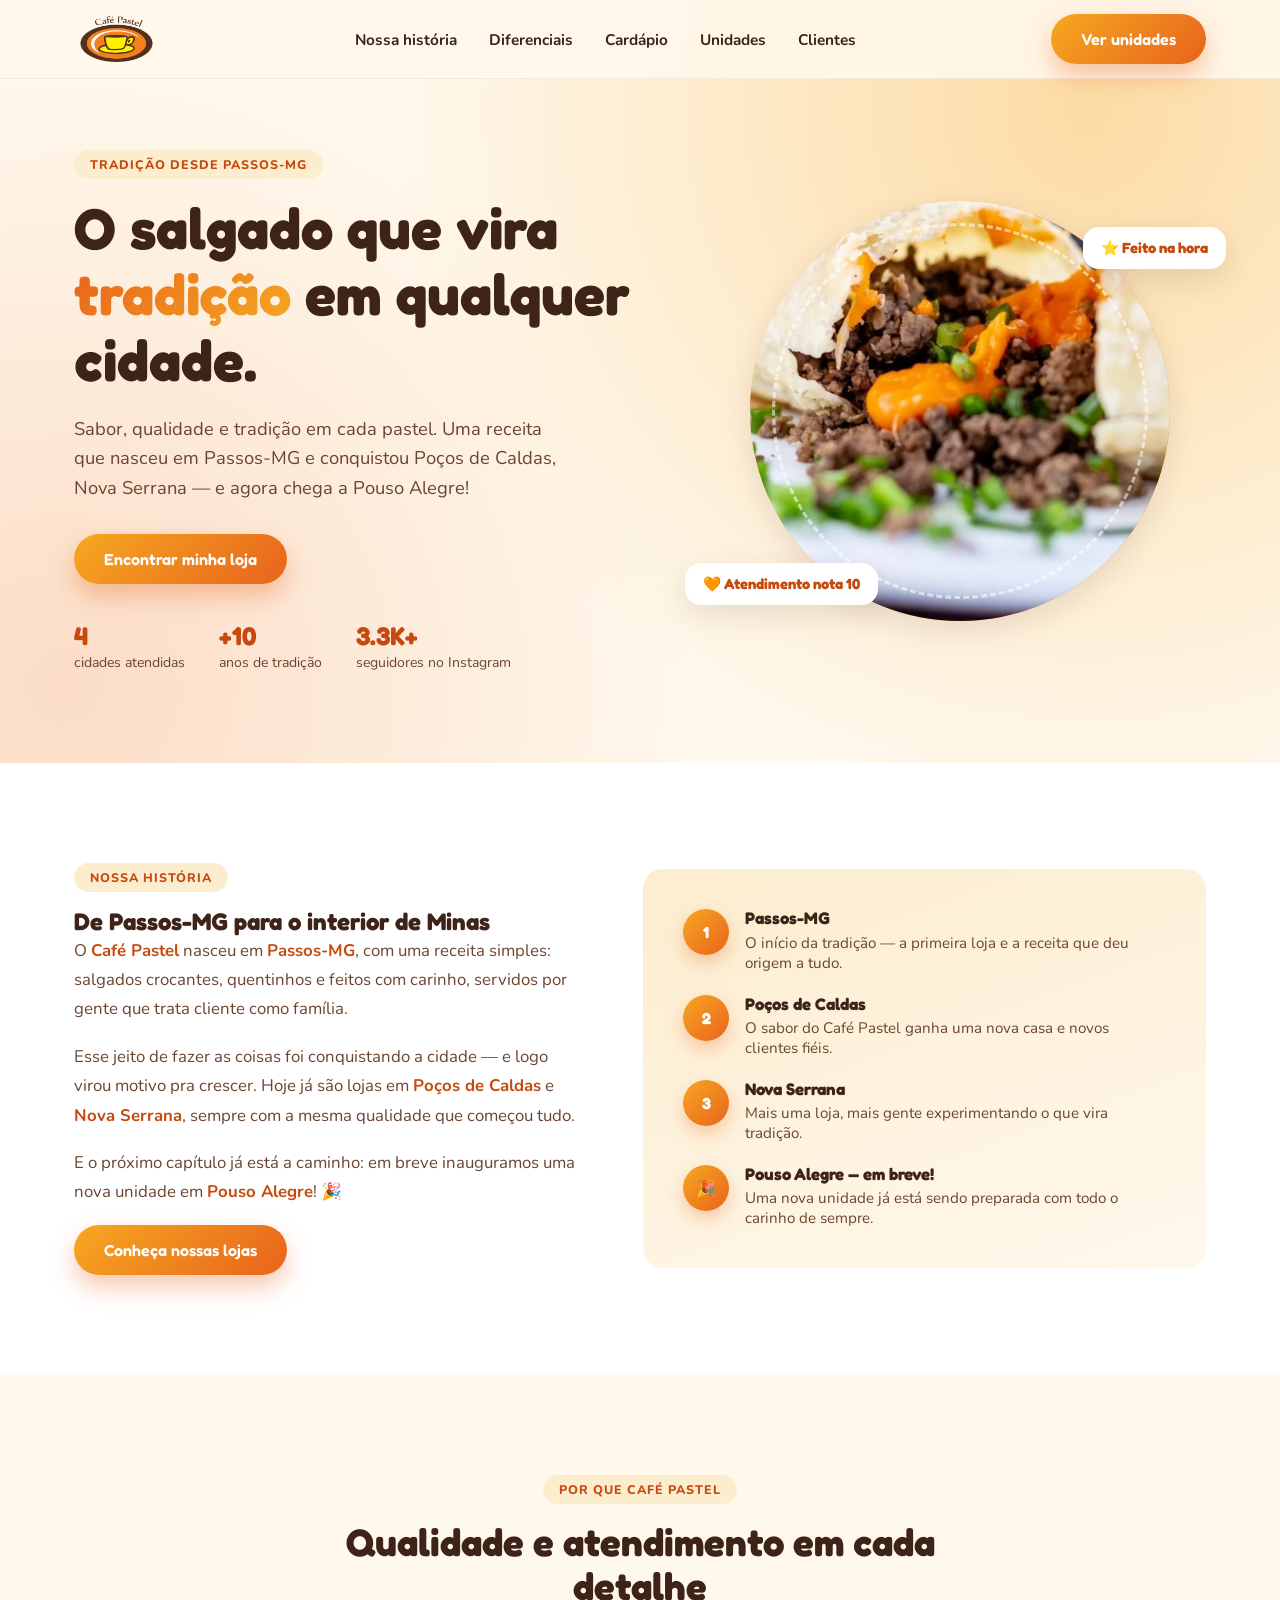
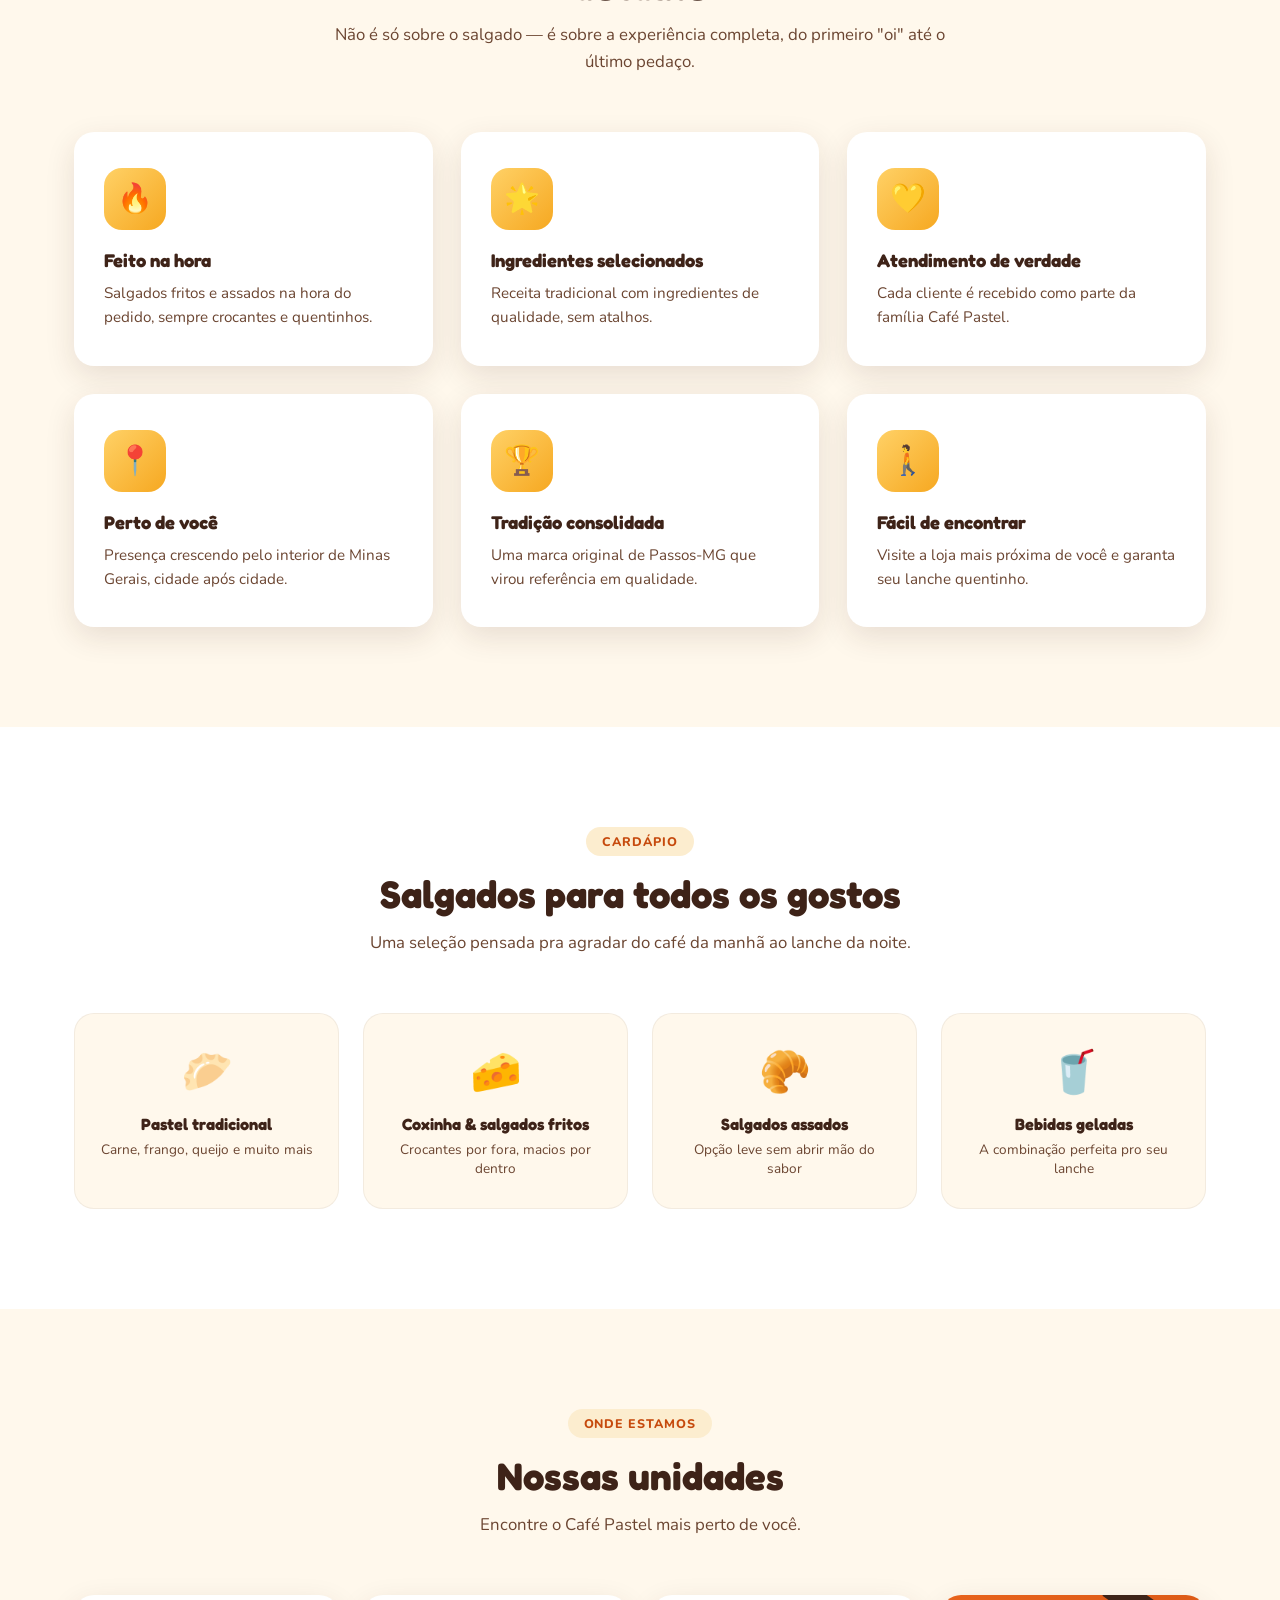
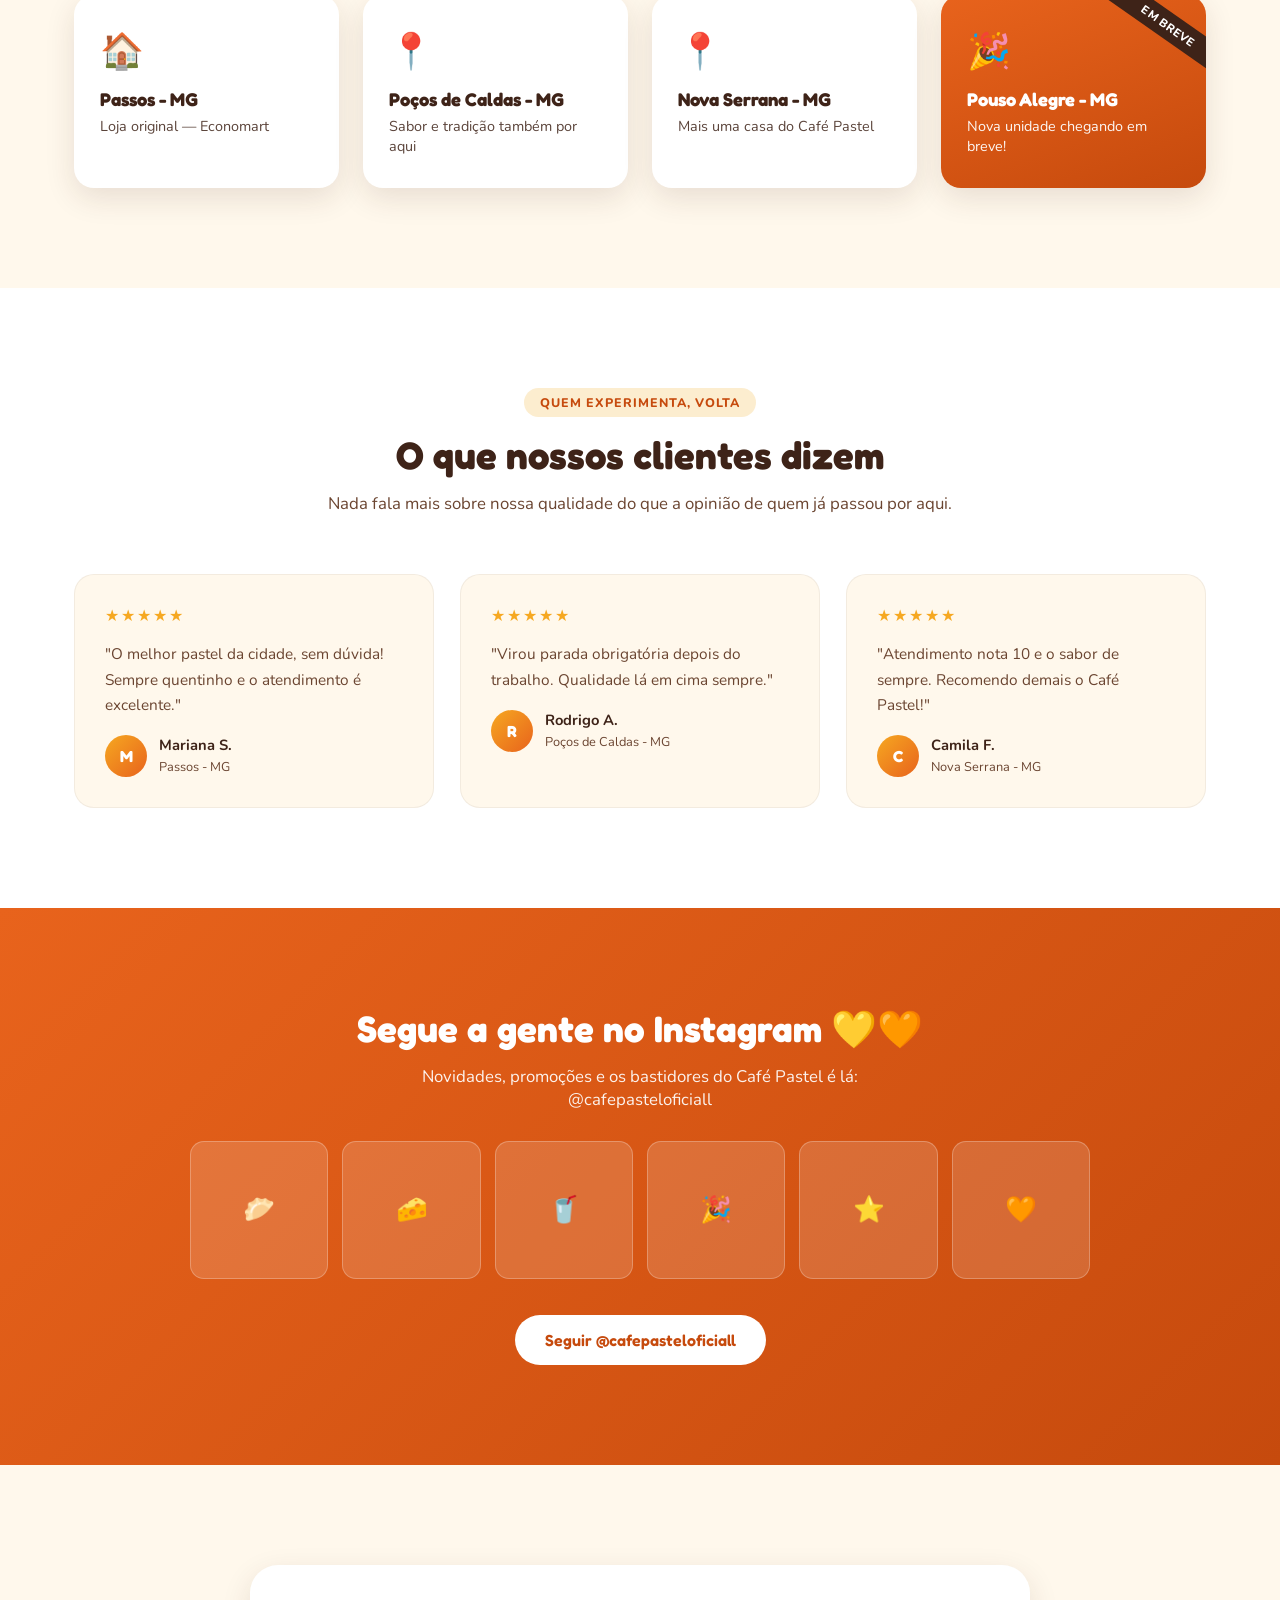
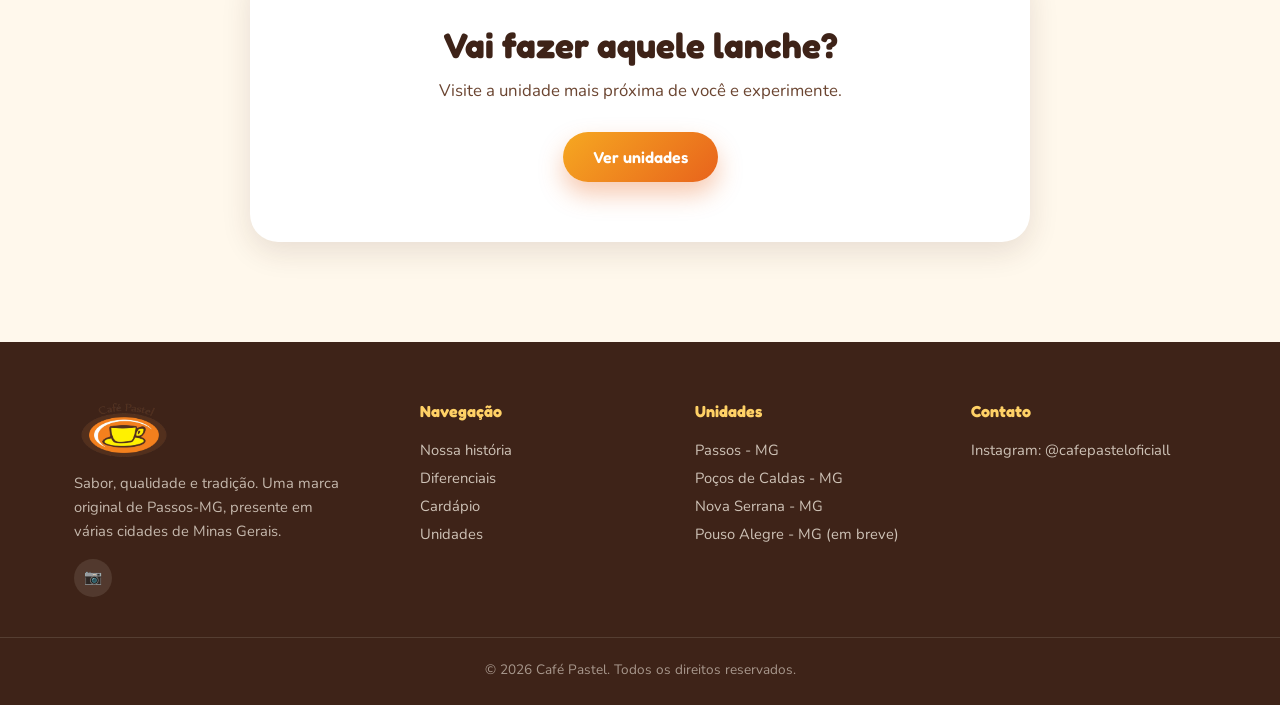
<file: index.html>
<!DOCTYPE html>
<html lang="pt-BR">
<head>
<meta charset="UTF-8">
<meta name="viewport" content="width=device-width, initial-scale=1.0">
<title>Café Pastel | Sabor, qualidade e tradição desde Passos-MG</title>
<meta name="description" content="Café Pastel: tradição em salgados e lanches de Passos-MG, com lojas em Poços de Caldas, Nova Serrana e, em breve, Pouso Alegre. Sabor, qualidade e tradição em cada pastel.">
<link rel="icon" href="assets/img/logo-cafe-pastel.png" type="image/png">
<link rel="preconnect" href="https://fonts.googleapis.com">
<link href="https://fonts.googleapis.com/css2?family=Fredoka:wght@500;600;700&family=Nunito:wght@400;600;700;800&display=swap" rel="stylesheet">
<link rel="stylesheet" href="styles.css">
</head>
<body>

<!-- Header -->
<header class="header" id="header">
  <div class="container">
    <a href="#topo" class="logo">
      <img src="assets/img/logo-cafe-pastel.png" alt="Café Pastel" class="logo-img">
    </a>

    <nav class="nav-links" id="navLinks">
      <a href="#sobre">Nossa história</a>
      <a href="#diferenciais">Diferenciais</a>
      <a href="#cardapio">Cardápio</a>
      <a href="#unidades">Unidades</a>
      <a href="#depoimentos">Clientes</a>
    </nav>

    <div class="header-cta">
      <a href="#unidades" class="btn btn-primary">Ver unidades</a>
      <button class="menu-toggle" id="menuToggle" aria-label="Abrir menu">☰</button>
    </div>
  </div>
</header>

<main id="topo">

  <!-- Hero -->
  <section class="hero">
    <div class="container">
      <div class="hero-content reveal">
        <span class="eyebrow">Tradição desde Passos-MG</span>
        <h1 class="hero-title">O salgado que vira <span>tradição</span> em qualquer cidade.</h1>
        <p class="hero-sub">Sabor, qualidade e tradição em cada pastel. Uma receita que nasceu em Passos-MG e conquistou Poços de Caldas, Nova Serrana — e agora chega a Pouso Alegre!</p>
        <div class="hero-actions">
          <a href="#unidades" class="btn btn-primary">Encontrar minha loja</a>
        </div>
        <div class="hero-stats">
          <div><strong>4</strong><span>cidades atendidas</span></div>
          <div><strong>+10</strong><span>anos de tradição</span></div>
          <div><strong>3.3K+</strong><span>seguidores no Instagram</span></div>
        </div>
      </div>

      <div class="hero-visual reveal">
        <div class="hero-plate">
          <img src="assets/img/pastel-hero.jpg" alt="Pastel de carne recheado, crocante e quentinho" class="hero-plate-img">
        </div>
        <div class="badge-float badge-1">⭐ Feito na hora</div>
        <div class="badge-float badge-2">🧡 Atendimento nota 10</div>
      </div>
    </div>
  </section>

  <!-- Sobre / História -->
  <section class="sobre" id="sobre">
    <div class="container">
      <div class="sobre-texto reveal">
        <span class="eyebrow">Nossa história</span>
        <h2>De Passos-MG para o interior de Minas</h2>
        <p>O <strong>Café Pastel</strong> nasceu em <strong>Passos-MG</strong>, com uma receita simples: salgados crocantes, quentinhos e feitos com carinho, servidos por gente que trata cliente como família.</p>
        <p>Esse jeito de fazer as coisas foi conquistando a cidade — e logo virou motivo pra crescer. Hoje já são lojas em <strong>Poços de Caldas</strong> e <strong>Nova Serrana</strong>, sempre com a mesma qualidade que começou tudo.</p>
        <p>E o próximo capítulo já está a caminho: em breve inauguramos uma nova unidade em <strong>Pouso Alegre</strong>! 🎉</p>
        <a href="#unidades" class="btn btn-primary">Conheça nossas lojas</a>
      </div>

      <div class="sobre-visual reveal">
        <div class="timeline">
          <div class="timeline-item">
            <div class="timeline-dot">1</div>
            <div>
              <h4>Passos-MG</h4>
              <p>O início da tradição — a primeira loja e a receita que deu origem a tudo.</p>
            </div>
          </div>
          <div class="timeline-item">
            <div class="timeline-dot">2</div>
            <div>
              <h4>Poços de Caldas</h4>
              <p>O sabor do Café Pastel ganha uma nova casa e novos clientes fiéis.</p>
            </div>
          </div>
          <div class="timeline-item">
            <div class="timeline-dot">3</div>
            <div>
              <h4>Nova Serrana</h4>
              <p>Mais uma loja, mais gente experimentando o que vira tradição.</p>
            </div>
          </div>
          <div class="timeline-item">
            <div class="timeline-dot">🎉</div>
            <div>
              <h4>Pouso Alegre — em breve!</h4>
              <p>Uma nova unidade já está sendo preparada com todo o carinho de sempre.</p>
            </div>
          </div>
        </div>
      </div>
    </div>
  </section>

  <!-- Diferenciais -->
  <section class="diferenciais" id="diferenciais">
    <div class="container">
      <div class="section-head reveal">
        <span class="eyebrow">Por que Café Pastel</span>
        <h2>Qualidade e atendimento em cada detalhe</h2>
        <p>Não é só sobre o salgado — é sobre a experiência completa, do primeiro "oi" até o último pedaço.</p>
      </div>

      <div class="cards-grid">
        <div class="card reveal">
          <div class="card-icon">🔥</div>
          <h3>Feito na hora</h3>
          <p>Salgados fritos e assados na hora do pedido, sempre crocantes e quentinhos.</p>
        </div>
        <div class="card reveal">
          <div class="card-icon">🌟</div>
          <h3>Ingredientes selecionados</h3>
          <p>Receita tradicional com ingredientes de qualidade, sem atalhos.</p>
        </div>
        <div class="card reveal">
          <div class="card-icon">💛</div>
          <h3>Atendimento de verdade</h3>
          <p>Cada cliente é recebido como parte da família Café Pastel.</p>
        </div>
        <div class="card reveal">
          <div class="card-icon">📍</div>
          <h3>Perto de você</h3>
          <p>Presença crescendo pelo interior de Minas Gerais, cidade após cidade.</p>
        </div>
        <div class="card reveal">
          <div class="card-icon">🏆</div>
          <h3>Tradição consolidada</h3>
          <p>Uma marca original de Passos-MG que virou referência em qualidade.</p>
        </div>
        <div class="card reveal">
          <div class="card-icon">🚶</div>
          <h3>Fácil de encontrar</h3>
          <p>Visite a loja mais próxima de você e garanta seu lanche quentinho.</p>
        </div>
      </div>
    </div>
  </section>

  <!-- Cardápio destaque -->
  <section class="cardapio" id="cardapio">
    <div class="container">
      <div class="section-head reveal">
        <span class="eyebrow">Cardápio</span>
        <h2>Salgados para todos os gostos</h2>
        <p>Uma seleção pensada pra agradar do café da manhã ao lanche da noite.</p>
      </div>

      <div class="menu-grid">
        <div class="menu-item reveal">
          <div class="menu-emoji">🥟</div>
          <h4>Pastel tradicional</h4>
          <p>Carne, frango, queijo e muito mais</p>
        </div>
        <div class="menu-item reveal">
          <div class="menu-emoji">🧀</div>
          <h4>Coxinha & salgados fritos</h4>
          <p>Crocantes por fora, macios por dentro</p>
        </div>
        <div class="menu-item reveal">
          <div class="menu-emoji">🥐</div>
          <h4>Salgados assados</h4>
          <p>Opção leve sem abrir mão do sabor</p>
        </div>
        <div class="menu-item reveal">
          <div class="menu-emoji">🥤</div>
          <h4>Bebidas geladas</h4>
          <p>A combinação perfeita pro seu lanche</p>
        </div>
      </div>

    </div>
  </section>

  <!-- Unidades -->
  <section class="unidades" id="unidades">
    <div class="container">
      <div class="section-head reveal">
        <span class="eyebrow">Onde estamos</span>
        <h2>Nossas unidades</h2>
        <p>Encontre o Café Pastel mais perto de você.</p>
      </div>

      <div class="unidades-grid">
        <div class="loja-card reveal">
          <div class="loja-icon">🏠</div>
          <h3>Passos - MG</h3>
          <p>Loja original — Economart</p>
        </div>
        <div class="loja-card reveal">
          <div class="loja-icon">📍</div>
          <h3>Poços de Caldas - MG</h3>
          <p>Sabor e tradição também por aqui</p>
        </div>
        <div class="loja-card reveal">
          <div class="loja-icon">📍</div>
          <h3>Nova Serrana - MG</h3>
          <p>Mais uma casa do Café Pastel</p>
        </div>
        <div class="loja-card em-breve reveal">
          <div class="loja-tag">Em breve</div>
          <div class="loja-icon">🎉</div>
          <h3>Pouso Alegre - MG</h3>
          <p>Nova unidade chegando em breve!</p>
        </div>
      </div>
    </div>
  </section>

  <!-- Depoimentos -->
  <section class="depoimentos" id="depoimentos">
    <div class="container">
      <div class="section-head reveal">
        <span class="eyebrow">Quem experimenta, volta</span>
        <h2>O que nossos clientes dizem</h2>
        <p>Nada fala mais sobre nossa qualidade do que a opinião de quem já passou por aqui.</p>
      </div>

      <div class="dep-grid">
        <div class="dep-card reveal">
          <div class="dep-stars">★★★★★</div>
          <p>"O melhor pastel da cidade, sem dúvida! Sempre quentinho e o atendimento é excelente."</p>
          <div class="dep-autor">
            <div class="dep-avatar">M</div>
            <div><strong>Mariana S.</strong><span>Passos - MG</span></div>
          </div>
        </div>
        <div class="dep-card reveal">
          <div class="dep-stars">★★★★★</div>
          <p>"Virou parada obrigatória depois do trabalho. Qualidade lá em cima sempre."</p>
          <div class="dep-autor">
            <div class="dep-avatar">R</div>
            <div><strong>Rodrigo A.</strong><span>Poços de Caldas - MG</span></div>
          </div>
        </div>
        <div class="dep-card reveal">
          <div class="dep-stars">★★★★★</div>
          <p>"Atendimento nota 10 e o sabor de sempre. Recomendo demais o Café Pastel!"</p>
          <div class="dep-autor">
            <div class="dep-avatar">C</div>
            <div><strong>Camila F.</strong><span>Nova Serrana - MG</span></div>
          </div>
        </div>
      </div>
    </div>
  </section>

  <!-- Instagram -->
  <section class="instagram-cta">
    <div class="container reveal">
      <h2>Segue a gente no Instagram 💛🧡</h2>
      <p>Novidades, promoções e os bastidores do Café Pastel é lá: @cafepasteloficiall</p>
      <div class="insta-grid">
        <div class="insta-tile">🥟</div>
        <div class="insta-tile">🧀</div>
        <div class="insta-tile">🥤</div>
        <div class="insta-tile">🎉</div>
        <div class="insta-tile">⭐</div>
        <div class="insta-tile">🧡</div>
      </div>
      <a href="https://www.instagram.com/cafepasteloficiall/" target="_blank" rel="noopener" class="btn btn-light">Seguir @cafepasteloficiall</a>
    </div>
  </section>

  <!-- CTA final -->
  <section class="cta-final">
    <div class="container">
      <div class="cta-box reveal">
        <h2>Vai fazer aquele lanche?</h2>
        <p>Visite a unidade mais próxima de você e experimente.</p>
        <div class="cta-actions">
          <a href="#unidades" class="btn btn-primary">Ver unidades</a>
        </div>
      </div>
    </div>
  </section>

</main>

<!-- Footer -->
<footer class="footer">
  <div class="container">
    <div class="footer-col">
      <img src="assets/img/logo-cafe-pastel.png" alt="Café Pastel" class="footer-logo-img">
      <p class="tagline">Sabor, qualidade e tradição. Uma marca original de Passos-MG, presente em várias cidades de Minas Gerais.</p>
      <div class="footer-social">
        <a href="https://www.instagram.com/cafepasteloficiall/" target="_blank" rel="noopener" aria-label="Instagram">📷</a>
      </div>
    </div>
    <div class="footer-col">
      <h4>Navegação</h4>
      <a href="#sobre">Nossa história</a><br>
      <a href="#diferenciais">Diferenciais</a><br>
      <a href="#cardapio">Cardápio</a><br>
      <a href="#unidades">Unidades</a>
    </div>
    <div class="footer-col">
      <h4>Unidades</h4>
      <a href="#unidades">Passos - MG</a><br>
      <a href="#unidades">Poços de Caldas - MG</a><br>
      <a href="#unidades">Nova Serrana - MG</a><br>
      <a href="#unidades">Pouso Alegre - MG (em breve)</a>
    </div>
    <div class="footer-col">
      <h4>Contato</h4>
      <p>Instagram: @cafepasteloficiall</p>
    </div>
  </div>
  <div class="footer-bottom">
    <p>&copy; 2026 Café Pastel. Todos os direitos reservados.</p>
  </div>
</footer>

<script src="script.js"></script>
</body>
</html>
</file>
<file: styles.css>
/* ===== Café Pastel — Landing Page Styles ===== */

:root {
  --amarelo: #F6A821;
  --amarelo-claro: #FFD166;
  --laranja: #E8631C;
  --laranja-escuro: #C64A0D;
  --marrom: #3E2318;
  --marrom-claro: #6B4531;
  --creme: #FFF8EC;
  --creme-escuro: #FCEDCF;
  --branco: #FFFFFF;
  --sombra: 0 10px 30px rgba(62, 35, 24, 0.12);
  --radius: 20px;
  --fonte-titulo: 'Fredoka', 'Baloo 2', sans-serif;
  --fonte-texto: 'Nunito', sans-serif;
}

* { margin: 0; padding: 0; box-sizing: border-box; }

html { scroll-behavior: smooth; }

body {
  font-family: var(--fonte-texto);
  color: var(--marrom);
  background: var(--creme);
  overflow-x: hidden;
}

img { max-width: 100%; display: block; }

a { text-decoration: none; color: inherit; }

ul { list-style: none; }

.container {
  width: 100%;
  max-width: 1180px;
  margin: 0 auto;
  padding: 0 24px;
}

h1, h2, h3, h4 {
  font-family: var(--fonte-titulo);
  line-height: 1.15;
}

.eyebrow {
  display: inline-block;
  font-weight: 800;
  letter-spacing: .08em;
  text-transform: uppercase;
  font-size: .78rem;
  color: var(--laranja-escuro);
  background: var(--creme-escuro);
  padding: 6px 16px;
  border-radius: 999px;
  margin-bottom: 16px;
}

.btn {
  display: inline-flex;
  align-items: center;
  gap: 8px;
  font-family: var(--fonte-titulo);
  font-weight: 600;
  font-size: 1rem;
  padding: 15px 30px;
  border-radius: 999px;
  border: none;
  cursor: pointer;
  transition: transform .2s ease, box-shadow .2s ease, background .2s ease;
  white-space: nowrap;
}

.btn-primary {
  background: linear-gradient(135deg, var(--amarelo), var(--laranja));
  color: var(--branco);
  box-shadow: 0 12px 24px rgba(232, 99, 28, .35);
}

.btn-primary:hover { transform: translateY(-3px); box-shadow: 0 16px 30px rgba(232, 99, 28, .45); }

.btn-outline {
  background: var(--branco);
  color: var(--laranja-escuro);
  border: 2px solid var(--amarelo-claro);
}

.btn-outline:hover { background: var(--creme-escuro); transform: translateY(-3px); }

.btn-light {
  background: var(--branco);
  color: var(--laranja-escuro);
}
.btn-light:hover { transform: translateY(-3px); }

/* ===== Header ===== */
.header {
  position: fixed;
  top: 0; left: 0; right: 0;
  z-index: 100;
  background: rgba(255, 248, 236, 0.9);
  backdrop-filter: blur(10px);
  border-bottom: 1px solid rgba(62, 35, 24, .06);
  transition: box-shadow .2s ease;
}

.header.scrolled { box-shadow: 0 4px 20px rgba(62,35,24,.08); }

.header .container {
  display: flex;
  align-items: center;
  justify-content: space-between;
  padding-top: 14px;
  padding-bottom: 14px;
}

.logo {
  display: flex;
  align-items: center;
  gap: 10px;
  font-family: var(--fonte-titulo);
  font-weight: 700;
  font-size: 1.35rem;
  color: var(--laranja-escuro);
}

.logo-img {
  height: 48px;
  width: auto;
}

.nav-links {
  display: flex;
  align-items: center;
  gap: 32px;
  font-weight: 700;
  font-size: .96rem;
}

.nav-links a { position: relative; padding: 4px 0; }
.nav-links a::after {
  content: "";
  position: absolute;
  left: 0; bottom: -2px;
  width: 0; height: 2px;
  background: var(--laranja);
  transition: width .2s ease;
}
.nav-links a:hover::after { width: 100%; }

.header-cta { display: flex; align-items: center; gap: 14px; }

.menu-toggle {
  display: none;
  background: none;
  border: none;
  font-size: 1.6rem;
  color: var(--laranja-escuro);
  cursor: pointer;
}

/* ===== Hero ===== */
.hero {
  position: relative;
  padding: 150px 0 90px;
  background: radial-gradient(circle at 85% 15%, rgba(246,168,33,.35), transparent 55%),
              radial-gradient(circle at 5% 90%, rgba(232,99,28,.18), transparent 45%),
              var(--creme);
  overflow: hidden;
}

.hero .container {
  display: grid;
  grid-template-columns: 1.1fr .9fr;
  align-items: center;
  gap: 40px;
}

.hero-title {
  font-size: clamp(2.4rem, 4.5vw, 3.6rem);
  font-weight: 700;
  color: var(--marrom);
  margin-bottom: 20px;
}

.hero-title span {
  background: linear-gradient(135deg, var(--laranja), var(--amarelo));
  -webkit-background-clip: text;
  background-clip: text;
  color: transparent;
}

.hero-sub {
  font-size: 1.15rem;
  color: var(--marrom-claro);
  max-width: 500px;
  margin-bottom: 32px;
  line-height: 1.6;
}

.hero-actions { display: flex; gap: 16px; flex-wrap: wrap; margin-bottom: 36px; }

.hero-stats {
  display: flex;
  gap: 34px;
  flex-wrap: wrap;
}

.hero-stats div strong {
  display: block;
  font-family: var(--fonte-titulo);
  font-size: 1.6rem;
  color: var(--laranja-escuro);
}

.hero-stats div span { font-size: .88rem; color: var(--marrom-claro); }

.hero-visual {
  position: relative;
  display: flex;
  align-items: center;
  justify-content: center;
}

.hero-plate {
  width: 100%;
  aspect-ratio: 1/1;
  max-width: 420px;
  border-radius: 50%;
  background: linear-gradient(135deg, var(--amarelo-claro), var(--laranja));
  display: flex;
  align-items: center;
  justify-content: center;
  overflow: hidden;
  box-shadow: var(--sombra);
  position: relative;
  animation: float 5s ease-in-out infinite;
}

.hero-plate-img {
  width: 100%;
  height: 100%;
  object-fit: cover;
}

.hero-plate::before {
  content: "";
  position: absolute;
  inset: 22px;
  border-radius: 50%;
  border: 3px dashed rgba(255,255,255,.55);
  z-index: 1;
  pointer-events: none;
}

.badge-float {
  position: absolute;
  background: var(--branco);
  border-radius: 16px;
  padding: 12px 18px;
  box-shadow: var(--sombra);
  font-weight: 800;
  font-family: var(--fonte-titulo);
  font-size: .92rem;
  color: var(--laranja-escuro);
  display: flex;
  align-items: center;
  gap: 8px;
}

.badge-1 { top: 6%; right: -4%; animation: float 4s ease-in-out infinite; }
.badge-2 { bottom: 4%; left: -6%; animation: float 4.5s ease-in-out infinite reverse; }

@keyframes float {
  0%, 100% { transform: translateY(0); }
  50% { transform: translateY(-14px); }
}

/* ===== Section generic ===== */
section { padding: 100px 0; }

.section-head {
  text-align: center;
  max-width: 640px;
  margin: 0 auto 56px;
}

.section-head h2 { font-size: clamp(1.8rem, 3vw, 2.5rem); margin-bottom: 14px; }
.section-head p { color: var(--marrom-claro); font-size: 1.05rem; line-height: 1.6; }

/* ===== Sobre / História ===== */
.sobre { background: var(--branco); }

.sobre .container {
  display: grid;
  grid-template-columns: .95fr 1.05fr;
  gap: 60px;
  align-items: center;
}

.sobre-visual {
  background: linear-gradient(160deg, var(--creme-escuro), var(--creme));
  border-radius: var(--radius);
  padding: 40px;
  position: relative;
}

.timeline { display: flex; flex-direction: column; gap: 22px; }

.timeline-item { display: flex; gap: 16px; align-items: flex-start; }

.timeline-dot {
  min-width: 46px;
  height: 46px;
  border-radius: 50%;
  background: linear-gradient(135deg, var(--amarelo), var(--laranja));
  color: var(--branco);
  display: flex;
  align-items: center;
  justify-content: center;
  font-family: var(--fonte-titulo);
  font-weight: 700;
  box-shadow: 0 8px 18px rgba(232,99,28,.3);
}

.timeline-item h4 { font-size: 1.05rem; margin-bottom: 4px; }
.timeline-item p { color: var(--marrom-claro); font-size: .95rem; }

.sobre-texto p { color: var(--marrom-claro); font-size: 1.05rem; line-height: 1.75; margin-bottom: 18px; }

.sobre-texto strong { color: var(--laranja-escuro); }

/* ===== Diferenciais ===== */
.diferenciais { background: var(--creme); }

.cards-grid {
  display: grid;
  grid-template-columns: repeat(3, 1fr);
  gap: 28px;
}

.card {
  background: var(--branco);
  border-radius: var(--radius);
  padding: 36px 30px;
  box-shadow: var(--sombra);
  transition: transform .25s ease, box-shadow .25s ease;
}

.card:hover { transform: translateY(-8px); box-shadow: 0 20px 40px rgba(62,35,24,.14); }

.card-icon {
  width: 62px;
  height: 62px;
  border-radius: 18px;
  background: linear-gradient(135deg, var(--amarelo-claro), var(--amarelo));
  display: flex;
  align-items: center;
  justify-content: center;
  font-size: 1.8rem;
  margin-bottom: 20px;
}

.card h3 { font-size: 1.15rem; margin-bottom: 10px; }
.card p { color: var(--marrom-claro); font-size: .95rem; line-height: 1.6; }

/* ===== Cardápio destaque ===== */
.cardapio { background: var(--branco); }

.menu-grid {
  display: grid;
  grid-template-columns: repeat(4, 1fr);
  gap: 24px;
}

.menu-item {
  border-radius: var(--radius);
  padding: 30px 24px;
  text-align: center;
  background: var(--creme);
  border: 1px solid rgba(62,35,24,.06);
  transition: transform .25s ease, background .25s ease;
}

.menu-item:hover { transform: translateY(-6px); background: var(--creme-escuro); }

.menu-emoji { font-size: 2.6rem; margin-bottom: 14px; }
.menu-item h4 { font-size: 1.02rem; margin-bottom: 6px; }
.menu-item p { font-size: .85rem; color: var(--marrom-claro); }

/* ===== Unidades ===== */
.unidades { background: var(--creme); }

.unidades-grid {
  display: grid;
  grid-template-columns: repeat(4, 1fr);
  gap: 24px;
}

.loja-card {
  background: var(--branco);
  border-radius: var(--radius);
  padding: 32px 26px;
  box-shadow: var(--sombra);
  position: relative;
  overflow: hidden;
}

.loja-card.em-breve {
  background: linear-gradient(160deg, var(--laranja), var(--laranja-escuro));
  color: var(--branco);
}

.loja-tag {
  position: absolute;
  top: 18px;
  right: -34px;
  background: var(--marrom);
  color: var(--branco);
  font-size: .72rem;
  font-weight: 800;
  letter-spacing: .05em;
  text-transform: uppercase;
  padding: 5px 40px;
  transform: rotate(35deg);
}

.loja-icon { font-size: 2.2rem; margin-bottom: 14px; }
.loja-card h3 { font-size: 1.15rem; margin-bottom: 6px; }
.loja-card p { font-size: .9rem; opacity: .85; }
.loja-card.em-breve p { opacity: .95; }

/* ===== Depoimentos ===== */
.depoimentos { background: var(--branco); }

.dep-grid {
  display: grid;
  grid-template-columns: repeat(3, 1fr);
  gap: 26px;
}

.dep-card {
  background: var(--creme);
  border-radius: var(--radius);
  padding: 30px;
  border: 1px solid rgba(62,35,24,.06);
}

.dep-stars { color: var(--amarelo); font-size: 1rem; margin-bottom: 14px; letter-spacing: 2px; }
.dep-card p { font-size: .96rem; color: var(--marrom-claro); line-height: 1.65; margin-bottom: 18px; }

.dep-autor { display: flex; align-items: center; gap: 12px; }
.dep-avatar {
  width: 42px; height: 42px;
  border-radius: 50%;
  background: linear-gradient(135deg, var(--amarelo), var(--laranja));
  display: flex; align-items: center; justify-content: center;
  color: var(--branco); font-weight: 700; font-family: var(--fonte-titulo);
}
.dep-autor strong { display: block; font-size: .92rem; }
.dep-autor span { font-size: .8rem; color: var(--marrom-claro); }

/* ===== Instagram ===== */
.instagram-cta {
  background: linear-gradient(135deg, var(--laranja), var(--laranja-escuro));
  color: var(--branco);
  text-align: center;
}

.instagram-cta h2 { font-size: clamp(1.7rem, 3vw, 2.3rem); margin-bottom: 14px; }
.instagram-cta p { max-width: 560px; margin: 0 auto 30px; opacity: .92; font-size: 1.05rem; }

.insta-grid {
  display: grid;
  grid-template-columns: repeat(6, 1fr);
  gap: 14px;
  max-width: 900px;
  margin: 0 auto 36px;
}

.insta-tile {
  aspect-ratio: 1/1;
  border-radius: 14px;
  background: rgba(255,255,255,.15);
  display: flex;
  align-items: center;
  justify-content: center;
  font-size: 1.6rem;
  border: 1px solid rgba(255,255,255,.25);
}

/* ===== CTA final ===== */
.cta-final { background: var(--creme); text-align: center; }

.cta-box {
  background: var(--branco);
  border-radius: 28px;
  padding: 60px 40px;
  box-shadow: var(--sombra);
  max-width: 780px;
  margin: 0 auto;
}

.cta-box h2 { font-size: clamp(1.6rem, 3vw, 2.2rem); margin-bottom: 14px; }
.cta-box p { color: var(--marrom-claro); margin-bottom: 30px; font-size: 1.05rem; }
.cta-actions { display: flex; gap: 16px; justify-content: center; flex-wrap: wrap; }

/* ===== Footer ===== */
.footer { background: var(--marrom); color: var(--creme); padding: 60px 0 26px; }

.footer .container {
  display: grid;
  grid-template-columns: 1.3fr 1fr 1fr 1fr;
  gap: 40px;
  margin-bottom: 40px;
}

.footer-logo-img { height: 56px; width: auto; margin-bottom: 14px; }
.footer-col h4 { font-family: var(--fonte-titulo); font-size: 1rem; margin-bottom: 16px; color: var(--amarelo-claro); }
.footer-col p, .footer-col a { color: rgba(255,248,236,.75); font-size: .92rem; line-height: 1.9; }
.footer-col a:hover { color: var(--amarelo-claro); }
.footer p.tagline { color: rgba(255,248,236,.7); font-size: .92rem; line-height: 1.6; max-width: 280px; }

.footer-social { display: flex; gap: 12px; margin-top: 16px; }
.footer-social a {
  width: 38px; height: 38px;
  border-radius: 50%;
  background: rgba(255,248,236,.1);
  display: flex; align-items: center; justify-content: center;
  transition: background .2s ease;
}
.footer-social a:hover { background: var(--laranja); }

.footer-bottom {
  border-top: 1px solid rgba(255,248,236,.12);
  padding-top: 22px;
  text-align: center;
  font-size: .85rem;
  color: rgba(255,248,236,.55);
}

/* ===== Responsive ===== */
@media (max-width: 980px) {
  .hero .container { grid-template-columns: 1fr; }
  .hero-visual { order: -1; max-width: 320px; margin: 0 auto; }
  .sobre .container { grid-template-columns: 1fr; }
  .cards-grid { grid-template-columns: repeat(2, 1fr); }
  .menu-grid { grid-template-columns: repeat(2, 1fr); }
  .unidades-grid { grid-template-columns: repeat(2, 1fr); }
  .dep-grid { grid-template-columns: 1fr; }
  .footer .container { grid-template-columns: 1fr 1fr; }
  .insta-grid { grid-template-columns: repeat(3, 1fr); }
}

@media (max-width: 720px) {
  .nav-links, .header-cta .btn-outline { display: none; }
  .menu-toggle { display: block; }
  .hero { padding: 130px 0 70px; }
  .cards-grid, .menu-grid, .unidades-grid { grid-template-columns: 1fr; }
  section { padding: 70px 0; }
  .footer .container { grid-template-columns: 1fr; }
  .cta-box { padding: 40px 24px; }
}

/* Mobile nav drawer */
.nav-links.open {
  display: flex;
  position: absolute;
  top: 100%;
  left: 0; right: 0;
  background: var(--branco);
  flex-direction: column;
  padding: 24px;
  gap: 18px;
  box-shadow: var(--sombra);
}

.reveal {
  opacity: 0;
  transform: translateY(24px);
  transition: opacity .6s ease, transform .6s ease;
}
.reveal.in-view { opacity: 1; transform: translateY(0); }
</file>
